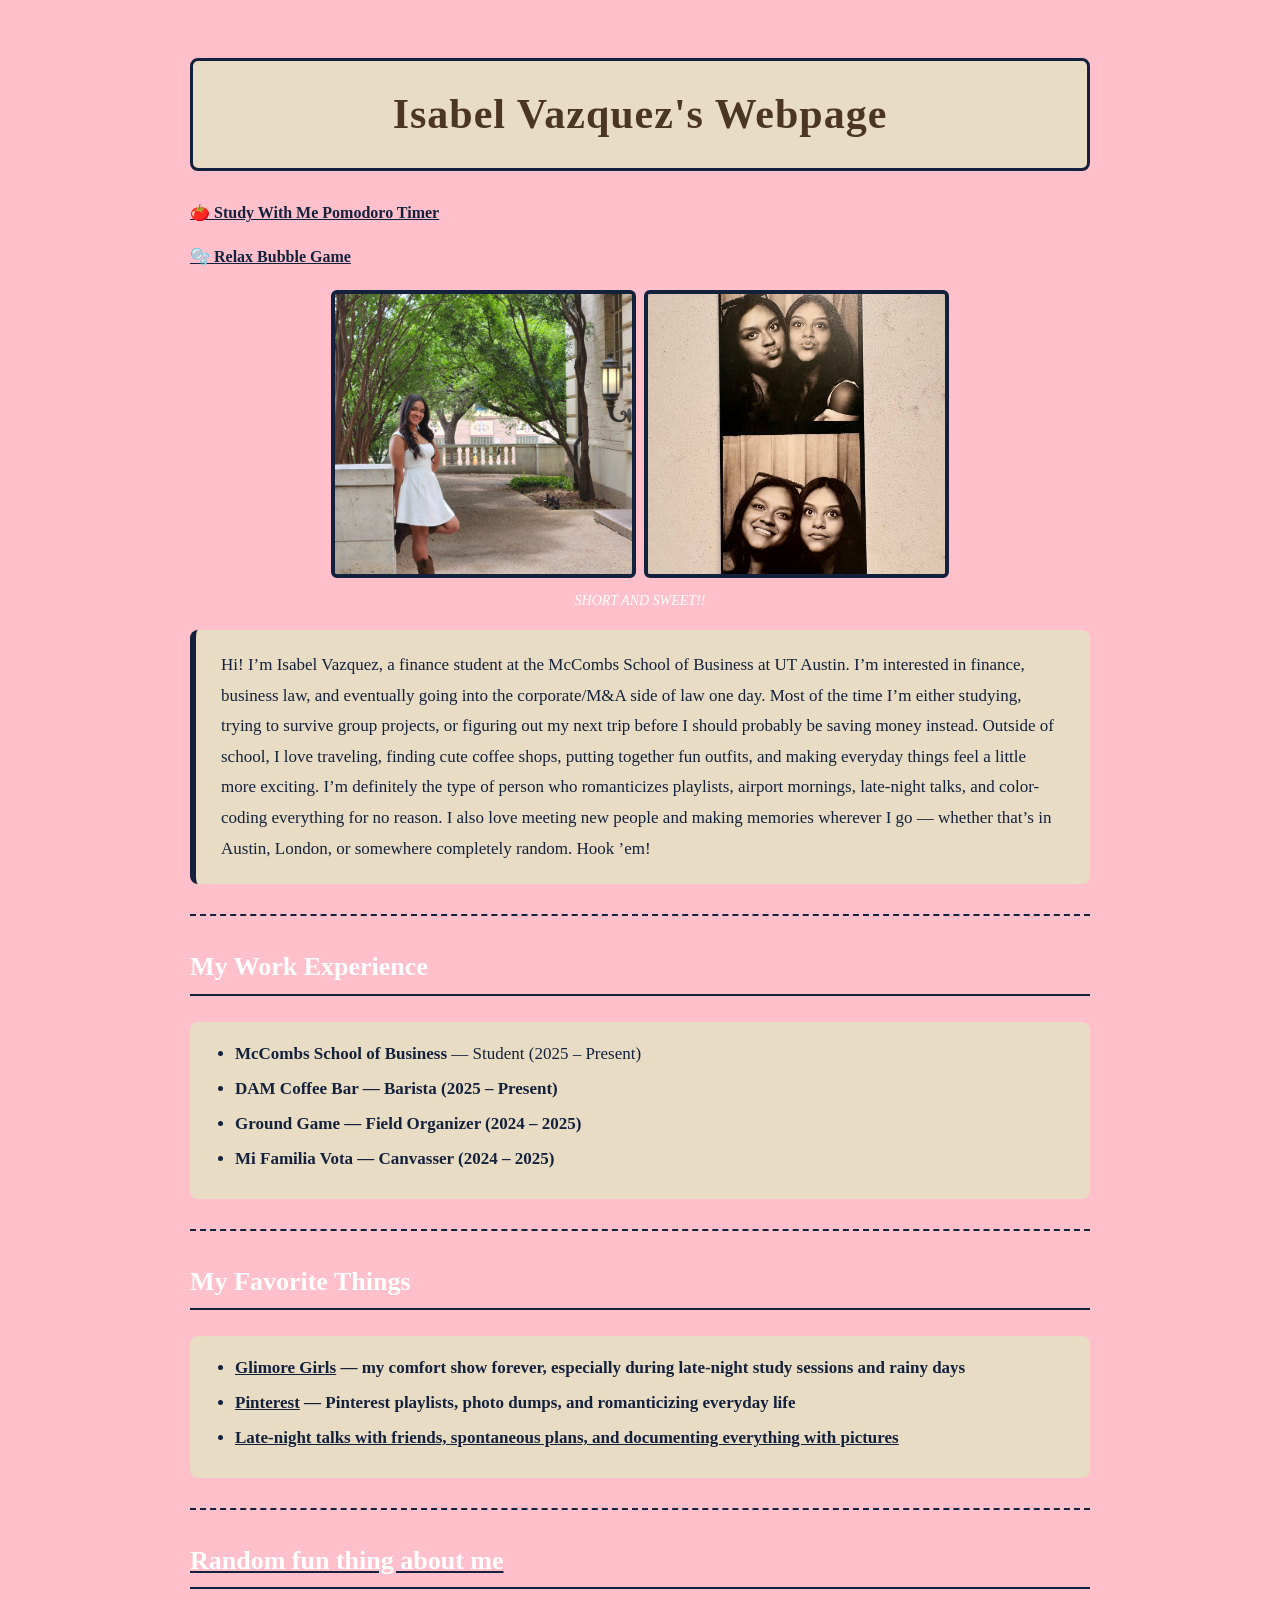
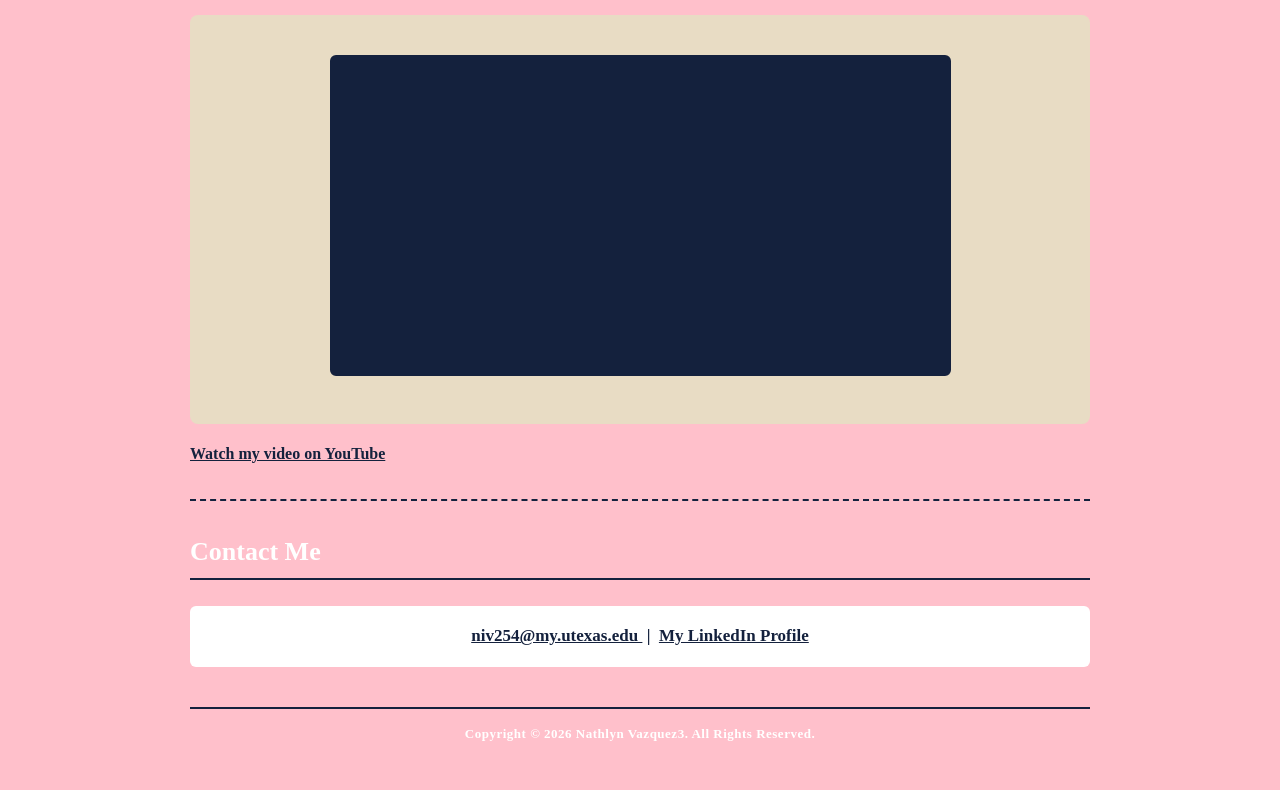
<file: index.html>
<!DOCTYPE html>
<html>

<head>

<title>Isabel Vazquez's Webpage</title>

<link rel="stylesheet" href="style.css">

<style>
.page-title {
    color: #4b3621 !important;
}
body {
    background-color: #f4bfd0;
}

img {
    border-radius: 20px;
    border: 4px solid #6d4c63;
}

img:hover {
    transform: scale(1.03);
    transition: 0.3s;
}

p {
    line-height: 1.8;
}

h1 {
    color: #6d4c63;
}

</style>

</head>

<body>

  <!--This line connects our HTML page to a separate CSS file called style.css.
      CSS controls how the page looks (colors, fonts, spacing).
      Keeping CSS in its own file is a best practice—it keeps HTML clean.-->
  <link rel="stylesheet" href="style.css">
</head>

<body>

  <!--This is the title at the top of the page-->
  <h1 class="page-title">Isabel Vazquez's Webpage</h1>
  <p>
  <a href="pomodoro.html">🍅 Study With Me Pomodoro Timer</a>
</p>
 <a href="Bubble Game.html">🫧 Relax Bubble Game</a>
</p>

  <!--Three photos in a horizontal row.
      The middle one is NOT actually me—see the caption below.
      Lesson for class: alt text should always be honest about what an image is.-->
  <div class="photo-row">
    
    <img class="row-photo"
         alt="A photo that is NOT actually Clint Tuttle (this is an actor, not me)"
         src="1539511965763825271.jpg" />
    <img class="row-photo"
         alt="Clint playing acoustic guitar on stage, black and white photo"
         src="IMG_1483.jpeg" />
  </div>
  <p class="caption">
    <em>SHORT AND SWEET!!</em>
  </p>

  <!--This is the About Me paragraph-->
  <p class="about-me">
    Hi! I’m Isabel Vazquez, a finance student at the McCombs School of Business at UT Austin. I’m interested in finance, business law, and eventually going into the corporate/M&A side of law one day. Most of the time I’m either studying, trying to survive group projects, or figuring out my next trip before I should probably be saving money instead.

Outside of school, I love traveling, finding cute coffee shops, putting together fun outfits, and making everyday things feel a little more exciting. I’m definitely the type of person who romanticizes playlists, airport mornings, late-night talks, and color-coding everything for no reason. I also love meeting new people and making memories wherever I go — whether that’s in Austin, London, or somewhere completely random. Hook ’em!
  </p>

  <hr />

  <!--Work experience as a bulleted list-->
  <h3>My Work Experience</h3>
  <ul>
    <li><strong>McCombs School of Business</strong> &mdash; Student (2025 &ndash; Present)</li>
    <li><strong>DAM Coffee Bar<strong> &mdash; Barista (2025 &ndash; Present)</li>
    <li><strong>Ground Game </strong> &mdash; Field Organizer (2024 &ndash; 2025)</li>
    <li><strong>Mi Familia Vota</strong> &mdash; Canvasser (2024 &ndash; 2025)</li>
  </ul>

  <hr />

  <!--My Favorite Things: a bulleted list of links-->
  <h3>My Favorite Things</h3>
  <ul>
    <li><a href="https://www.disneyplus.com/en-gb/browse/entity-1a7d8421-5215-4669-9967-3875d2fe37c4" target="_blank">Glimore Girls</a> &mdash; my comfort show forever, especially during late-night study sessions and rainy days</li>
    <li><a href="https://www.pinterest.com/Isamp3s" target="_blank">Pinterest</a> &mdash; Pinterest playlists, photo dumps, and romanticizing everyday life</li>
    <li><a href="https://vsco.co/isa2084/gallery" target="_blank">Late-night talks with friends, spontaneous plans, and documenting everything with pictures</li>
  </ul>

  <hr />

  <!--YouTube videos: each one is an iframe.
      Tip for students: to add your own, go to YouTube > Share > Embed,
      and copy the FULL iframe tag.-->
  <h3>Random fun thing about me</h3>


<div class="video-grid">
  <iframe 
    width="560" 
    height="315" 
    src="https://www.youtube.com/embed/vLIreLOw2nM"
    title="YouTube video player"
    frameborder="0"
    allowfullscreen>
  </iframe>
</div>

<p>
  <a href="https://www.youtube.com/watch?v=vLIreLOw2nM" target="_blank">
    Watch my video on YouTube
  </a>
</p>
</div>
  

  <hr />

  <!--Contact section.
      The mailto: link opens the user's email program.
      LinkedIn opens in a new tab.-->
  <h3>Contact Me</h3>
  <p class="contact-line">
<a href="mailto:niv254@my.utexas.edu">
  niv254@my.utexas.edu
</a>
    &nbsp;|&nbsp;
    <a href="https://www.linkedin.com/in/isabelnatvazquez/" target="_blank">My LinkedIn Profile</a>
  </p>

  <!--Footer with copyright-->
  <footer class="page-footer">
    Copyright &copy; 2026 Nathlyn Vazquez3. All Rights Reserved.
  </footer>

</body>
</html>
</file>
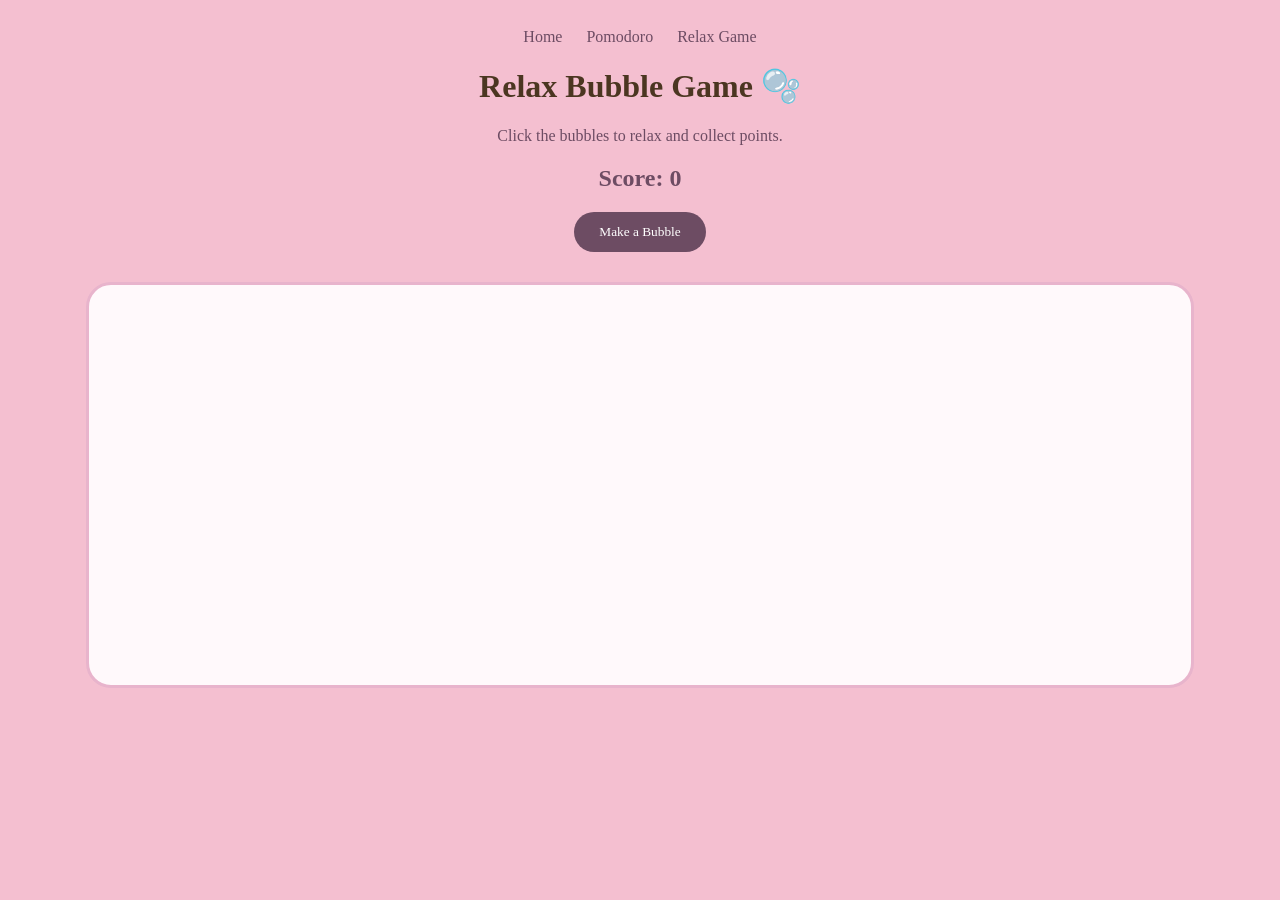
<file: Bubble Game.html>
<!DOCTYPE html>
<html>
<head>
  <title>Relax Bubble Game</title>
  <style>
    body {
      background-color: #f4bfd0;
      font-family: Georgia, serif;
      text-align: center;
      color: #6d4c63;
      padding: 20px;
    }

    a {
      color: #6d4c63;
      text-decoration: none;
      margin: 10px;
    }

    h1 {
      color: #4b3621;
    }

    #game-area {
      background: #fff9fb;
      border: 3px solid #e8b4cc;
      border-radius: 25px;
      width: 90%;
      height: 400px;
      margin: 30px auto;
      position: relative;
      overflow: hidden;
    }

    .bubble {
      width: 60px;
      height: 60px;
      background: #e8b4cc;
      border-radius: 50%;
      position: absolute;
      cursor: pointer;
      box-shadow: 0 0 15px #fff;
      animation: float 4s infinite;
    }

    @keyframes float {
      0% { transform: translateY(0); }
      50% { transform: translateY(-20px); }
      100% { transform: translateY(0); }
    }

    button {
      background-color: #6d4c63;
      color: white;
      border: none;
      border-radius: 20px;
      padding: 12px 25px;
      font-family: Georgia, serif;
      cursor: pointer;
    }
  </style>
</head>

<body>

  <nav>
    <a href="index.html">Home</a>
    <a href="pomodoro.html">Pomodoro</a>
    <a href="relax-game.html">Relax Game</a>
  </nav>

  <h1>Relax Bubble Game 🫧</h1>
  <p>Click the bubbles to relax and collect points.</p>

  <h2>Score: <span id="score">0</span></h2>

  <button onclick="makeBubble()">Make a Bubble</button>

  <div id="game-area"></div>

  <script>
    let score = 0;

    function makeBubble() {
      let bubble = document.createElement("div");
      bubble.className = "bubble";

      let gameArea = document.getElementById("game-area");

      let x = Math.random() * (gameArea.clientWidth - 60);
      let y = Math.random() * (gameArea.clientHeight - 60);

      bubble.style.left = x + "px";
      bubble.style.top = y + "px";

      bubble.onclick = function() {
        score++;
        document.getElementById("score").textContent = score;
        bubble.remove();
      };

      gameArea.appendChild(bubble);
    }
  </script>

</body>
</html>
</file>
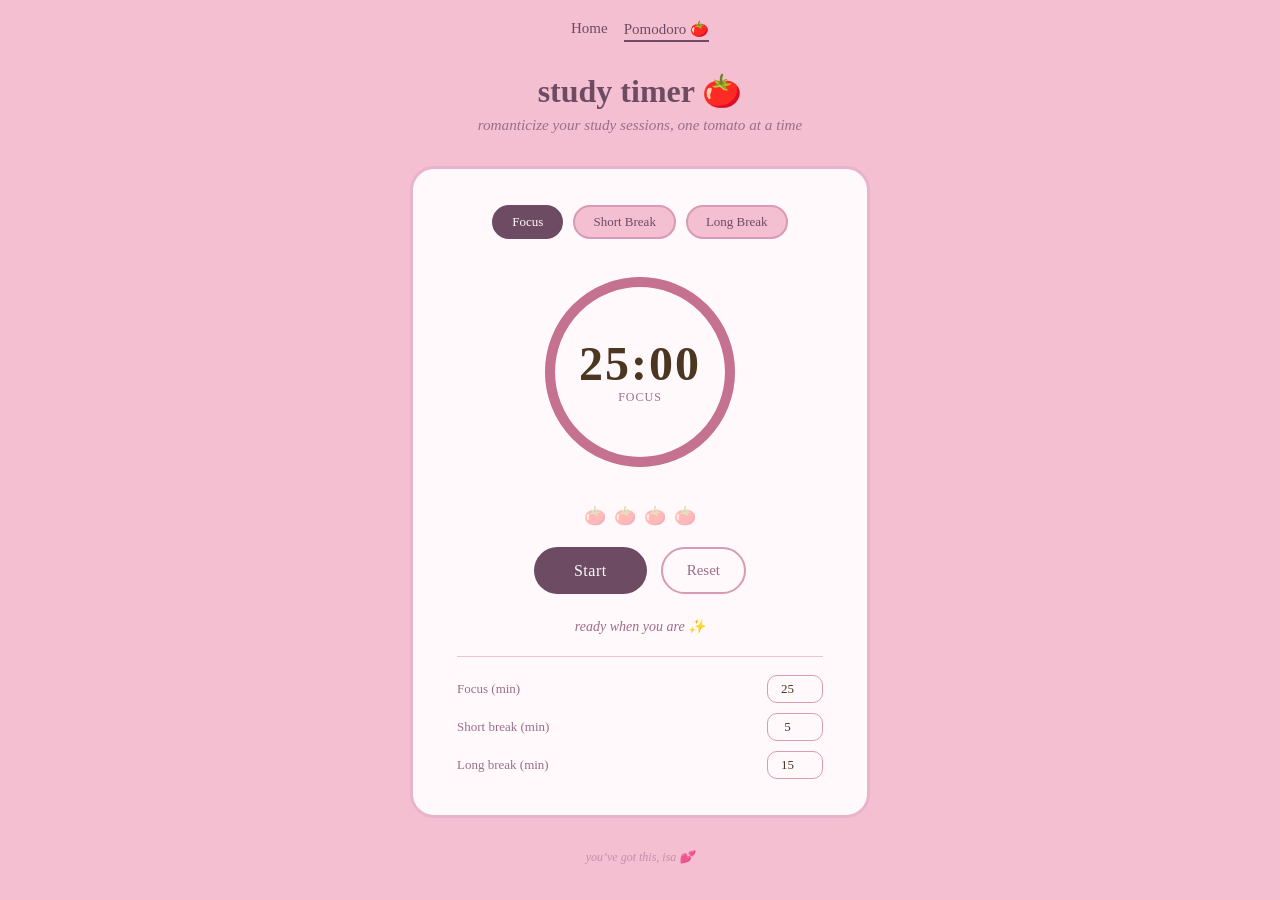
<file: pomodoro.html>
<!DOCTYPE html>
<html>
<head>
  <title>Isabel's Pomodoro Timer</title>
  <style>
    * { margin: 0; padding: 0; box-sizing: border-box; }
    body {
      background-color: #f4bfd0;
      font-family: Georgia, serif;
      min-height: 100vh;
      display: flex;
      flex-direction: column;
      align-items: center;
      padding: 20px;
    }
    nav { width: 100%; max-width: 700px; margin-bottom: 30px; display: flex; gap: 16px; justify-content: center; }
    nav a { color: #6d4c63; text-decoration: none; font-size: 15px; border-bottom: 2px solid transparent; padding-bottom: 2px; }
    nav a:hover, nav a.active { border-bottom: 2px solid #6d4c63; }
    h1 { color: #6d4c63; font-size: 2rem; margin-bottom: 6px; text-align: center; }
    .subtitle { color: #9b6e8a; font-size: 0.95rem; text-align: center; margin-bottom: 32px; font-style: italic; }
    .card { background: #fff9fb; border-radius: 24px; border: 3px solid #e8b4cc; padding: 36px 44px; max-width: 460px; width: 100%; text-align: center; }
    .mode-tabs { display: flex; gap: 10px; justify-content: center; margin-bottom: 28px; }
    .mode-btn { background: #f4bfd0; border: 2px solid #d89ab4; color: #6d4c63; border-radius: 20px; padding: 7px 18px; font-size: 13px; cursor: pointer; font-family: Georgia, serif; transition: all 0.2s; }
    .mode-btn.active { background: #6d4c63; color: #fff9fb; border-color: #6d4c63; }
    .timer-face { position: relative; width: 210px; height: 210px; margin: 0 auto 28px; }
    .timer-face svg { transform: rotate(-90deg); }
    .timer-track { fill: none; stroke: #f0d0df; stroke-width: 10; }
    .timer-progress { fill: none; stroke: #c4728f; stroke-width: 10; stroke-linecap: round; transition: stroke-dashoffset 1s linear; }
    .timer-label { position: absolute; top: 50%; left: 50%; transform: translate(-50%, -50%); display: flex; flex-direction: column; align-items: center; gap: 2px; }
    .timer-time { font-size: 3rem; font-weight: bold; color: #4b3621; letter-spacing: 2px; line-height: 1; }
    .timer-mode-label { font-size: 12px; color: #9b6e8a; letter-spacing: 1px; text-transform: uppercase; }
    .controls { display: flex; gap: 14px; justify-content: center; margin-bottom: 24px; }
    .btn-main { background: #6d4c63; color: #fff9fb; border: none; border-radius: 50px; padding: 13px 40px; font-size: 16px; font-family: Georgia, serif; cursor: pointer; transition: background 0.2s, transform 0.1s; letter-spacing: 0.5px; }
    .btn-main:hover { background: #4b3621; }
    .btn-main:active { transform: scale(0.97); }
    .btn-secondary { background: transparent; color: #9b6e8a; border: 2px solid #d89ab4; border-radius: 50px; padding: 13px 24px; font-size: 15px; font-family: Georgia, serif; cursor: pointer; transition: all 0.2s; }
    .btn-secondary:hover { background: #f0d0df; color: #6d4c63; }
    .session-count { display: flex; align-items: center; justify-content: center; gap: 8px; margin-bottom: 20px; }
    .tomato-pip { font-size: 18px; opacity: 0.3; transition: opacity 0.3s; }
    .tomato-pip.done { opacity: 1; }
    .divider { border: none; border-top: 1.5px solid #e8c4d4; margin: 18px 0; }
    .settings-row { display: flex; justify-content: space-between; align-items: center; gap: 12px; font-size: 13px; color: #9b6e8a; }
    .settings-row label { text-align: left; min-width: 100px; }
    .settings-row input[type="number"] { width: 56px; border: 1.5px solid #d89ab4; border-radius: 10px; padding: 5px 8px; font-size: 13px; color: #4b3621; background: #fff9fb; text-align: center; font-family: Georgia, serif; }
    .status-msg { font-size: 14px; color: #9b6e8a; font-style: italic; min-height: 20px; margin-top: 4px; }
    footer { margin-top: 32px; font-size: 12px; color: #c490aa; font-style: italic; }
  </style>
</head>
<body>
  <nav>
    <a href="index.html">Home</a>
    <a href="pomodoro.html" class="active">Pomodoro &#127813;</a>
  </nav>
  <h1>study timer &#127813;</h1>
  <p class="subtitle">romanticize your study sessions, one tomato at a time</p>
  <div class="card">
    <div class="mode-tabs">
      <button class="mode-btn active" onclick="setMode('focus')">Focus</button>
      <button class="mode-btn" onclick="setMode('short')">Short Break</button>
      <button class="mode-btn" onclick="setMode('long')">Long Break</button>
    </div>
    <div class="timer-face">
      <svg width="210" height="210" viewBox="0 0 210 210">
        <circle class="timer-track" cx="105" cy="105" r="90" />
        <circle class="timer-progress" id="progress-ring" cx="105" cy="105" r="90"
          stroke-dasharray="565.49" stroke-dashoffset="0" />
      </svg>
      <div class="timer-label">
        <span class="timer-time" id="timer-display">25:00</span>
        <span class="timer-mode-label" id="mode-label">Focus</span>
      </div>
    </div>
    <div class="session-count">
      <span class="tomato-pip" id="pip-1">&#127813;</span>
      <span class="tomato-pip" id="pip-2">&#127813;</span>
      <span class="tomato-pip" id="pip-3">&#127813;</span>
      <span class="tomato-pip" id="pip-4">&#127813;</span>
    </div>
    <div class="controls">
      <button class="btn-main" id="start-btn" onclick="toggleTimer()">Start</button>
      <button class="btn-secondary" onclick="resetTimer()">Reset</button>
    </div>
    <p class="status-msg" id="status-msg">ready when you are &#10024;</p>
    <hr class="divider" />
    <div style="display:flex; flex-direction:column; gap:10px;">
      <div class="settings-row">
        <label>Focus (min)</label>
        <input type="number" id="focus-input" value="25" min="1" max="60" onchange="updateDurations()" />
      </div>
      <div class="settings-row">
        <label>Short break (min)</label>
        <input type="number" id="short-input" value="5" min="1" max="30" onchange="updateDurations()" />
      </div>
      <div class="settings-row">
        <label>Long break (min)</label>
        <input type="number" id="long-input" value="15" min="1" max="60" onchange="updateDurations()" />
      </div>
    </div>
  </div>
  <footer>you&rsquo;ve got this, isa &#128149;</footer>
  <script>
    var C = 2 * Math.PI * 90;
    var modes = {
      focus: { label: 'Focus', msgs: ['you got this!', 'stay focused, queen', 'in the zone', 'making moves'] },
      short: { label: 'Short Break', msgs: ['take a breath', 'stretch it out', 'quick snack break?', 'you earned it'] },
      long:  { label: 'Long Break', msgs: ['big break energy', 'go touch grass', 'proud of you', 'recharge mode'] }
    };
    var durations = { focus: 1500, short: 300, long: 900 };
    var currentMode = 'focus';
    var timeLeft = 1500;
    var totalTime = 1500;
    var running = false;
    var interval = null;
    var sessionsCompleted = 0;

    function updateDurations() {
      durations.focus = (parseInt(document.getElementById('focus-input').value) || 25) * 60;
      durations.short = (parseInt(document.getElementById('short-input').value) || 5) * 60;
      durations.long  = (parseInt(document.getElementById('long-input').value) || 15) * 60;
      if (!running) { timeLeft = durations[currentMode]; totalTime = durations[currentMode]; updateDisplay(); }
    }

    function setMode(mode) {
      if (running) { clearInterval(interval); running = false; }
      currentMode = mode;
      timeLeft = durations[mode];
      totalTime = durations[mode];
      var btns = document.querySelectorAll('.mode-btn');
      var keys = ['focus','short','long'];
      for (var i = 0; i < btns.length; i++) btns[i].classList.toggle('active', keys[i] === mode);
      document.getElementById('mode-label').textContent = modes[mode].label;
      document.getElementById('start-btn').textContent = 'Start';
      updateDisplay();
      setStatus(mode === 'focus' ? 'ready when you are' : 'enjoy your break');
    }

    function toggleTimer() {
      if (running) {
        clearInterval(interval); running = false;
        document.getElementById('start-btn').textContent = 'Resume';
        setStatus('paused — come back soon');
      } else {
        running = true;
        document.getElementById('start-btn').textContent = 'Pause';
        var msgs = modes[currentMode].msgs;
        setStatus(msgs[Math.floor(Math.random() * msgs.length)]);
        interval = setInterval(tick, 1000);
      }
    }

    function tick() {
      if (timeLeft <= 0) {
        clearInterval(interval); running = false;
        document.getElementById('start-btn').textContent = 'Start';
        if (currentMode === 'focus') {
          sessionsCompleted = Math.min(sessionsCompleted + 1, 4);
          updatePips();
          if (sessionsCompleted >= 4) {
            setStatus('four sessions done!! take a long break');
            setTimeout(function() { sessionsCompleted = 0; updatePips(); setMode('long'); }, 1200);
          } else {
            setStatus('session done! take a break');
            setTimeout(function() { setMode('short'); }, 1200);
          }
        } else {
          setStatus('break over — back to it!');
          setTimeout(function() { setMode('focus'); }, 1200);
        }
        return;
      }
      timeLeft--;
      updateDisplay();
    }

    function resetTimer() {
      clearInterval(interval); running = false;
      timeLeft = durations[currentMode]; totalTime = durations[currentMode];
      document.getElementById('start-btn').textContent = 'Start';
      setStatus('ready when you are');
      updateDisplay();
    }

    function updateDisplay() {
      var m = String(Math.floor(timeLeft / 60)).padStart(2, '0');
      var s = String(timeLeft % 60).padStart(2, '0');
      document.getElementById('timer-display').textContent = m + ':' + s;
      var frac = totalTime > 0 ? timeLeft / totalTime : 1;
      document.getElementById('progress-ring').style.strokeDashoffset = C * (1 - frac);
    }

    function updatePips() {
      for (var i = 1; i <= 4; i++)
        document.getElementById('pip-' + i).classList.toggle('done', i <= sessionsCompleted);
    }

    function setStatus(msg) { document.getElementById('status-msg').textContent = msg; }
    updateDisplay();
  </script>
</body>
</html>
</file>
<file: style.css>
/* ============================================================
   Clint Tuttle's Webpage - style.css
   ============================================================
   Color palette (UT Austin inspired):
   - Burnt orange: #BF5700  (primary background)
   - Navy:        #14213D   (primary text)
   - Khaki:       #E8DCC4   (cards / content panels)
   - White:       #FFFFFF   (highlights and contrast)
   ============================================================ */

/* ---- Page basics ---- */
body {
  background-color: pink;          /* burnt orange background */
  color: #14213D;                     /* navy text for contrast  */
  font-family: Georgia, "Times New Roman", serif;
  max-width: 900px;
  margin: 0 auto;                     /* centers the whole page  */
  padding: 30px 20px;
  line-height: 1.6;
}

/* ---- Page title ---- */
.page-title {
  text-align: center;
  color: #14213D;                     /* navy title */
  background-color: #E8DCC4;          /* khaki bar behind title */
  font-size: 42px;
  font-weight: bold;
  padding: 20px;
  border: 3px solid #14213D;
  border-radius: 8px;
  letter-spacing: 1px;
}

/* ---- Photo row at top: three images side-by-side ---- */
.photo-row {
  display: flex;                      /* puts items in a row */
  justify-content: center;            /* centers them horizontally */
  align-items: stretch;
  gap: 8px;                           /* small space between photos */
  margin: 20px 0 10px 0;
}

.row-photo {
  width: 33%;                         /* each photo takes ~one-third */
  height: 280px;                      /* all photos same height */
  object-fit: cover;                  /* crop to fill, no distortion */
  border: 4px solid #14213D;          /* navy frame */
  border-radius: 6px;
  background-color: #FFFFFF;
}

/* ---- Section headings (Fall 2026 Schedule, Videos, etc.) ---- */
h3 {
  color: #FFFFFF;                     /* white headings on orange */
  font-size: 26px;
  border-bottom: 2px solid #14213D;
  padding-bottom: 6px;
  margin-top: 30px;
}

/* ---- About Me paragraph ---- */
.about-me {
  background-color: #E8DCC4;          /* khaki "card" */
  color: #14213D;
  padding: 20px 25px;
  border-radius: 8px;
  border-left: 6px solid #14213D;
  font-size: 17px;
}

/* ---- Resume line ---- */
.resume-line {
  text-align: center;
  background-color: #FFFFFF;
  color: #14213D;
  padding: 12px;
  border-radius: 6px;
  font-size: 18px;
  font-weight: bold;
}

/* ---- Captions under photos ---- */
.caption {
  text-align: center;
  color: #FFFFFF;
  font-size: 14px;
  margin-top: 0;
  padding: 0 20px;
}

/* ---- Lists ---- */
ol, ul {
  background-color: #E8DCC4;
  color: #14213D;
  padding: 18px 18px 18px 45px;       /* extra left padding for bullets */
  border-radius: 8px;
  font-size: 17px;
}

li {
  margin-bottom: 8px;
}

/* ---- Links ---- */
a {
  color: #14213D;
  font-weight: bold;
  text-decoration: underline;
}

a:hover {
  color: #BF5700;
  background-color: #FFFFFF;
  padding: 1px 3px;
  border-radius: 3px;
}

/* ---- Horizontal rules ---- */
hr {
  border: none;
  border-top: 2px dashed #14213D;
  margin: 30px 0;
}

/* ---- Video grid: 2 videos per row ---- */
.video-grid {
  justify-items: center;
  text-align:center;
  background-color: #E8DCC4;
  padding: 40px;
  border-radius: 8px;
}

.video-grid iframe {
  width: 75%;
  justify-items: center;
  text-align:center;
  border: 3px solid #14213D;
  border-radius: 6px;
  background-color: #14213D;
}

/* ---- Contact line ---- */
.contact-line {
  text-align: center;
  background-color: #FFFFFF;
  color: #14213D;
  padding: 15px;
  border-radius: 6px;
  font-size: 17px;
  font-weight: bold;
}

/* ---- Footer ---- */
.page-footer {
  text-align: center;
  color: #FFFFFF;
  font-size: 13px;
  margin-top: 40px;
  padding: 15px;
  border-top: 2px solid #14213D;
  letter-spacing: 0.5px;
}

/* ---- Mobile / smaller screens ---- */
@media (max-width: 700px) {
  .video-grid {
    grid-template-columns: 1fr;
  }

  .page-title {
    font-size: 30px;
  }

  /* Stack the photos vertically on small screens */
  .photo-row {
    flex-direction: column;
    align-items: center;
  }

  .row-photo {
    width: 90%;
    height: 250px;
  }

  /* Stack contact links on small screens */
  .contact-line {
    font-size: 15px;
  }
}
</file>
